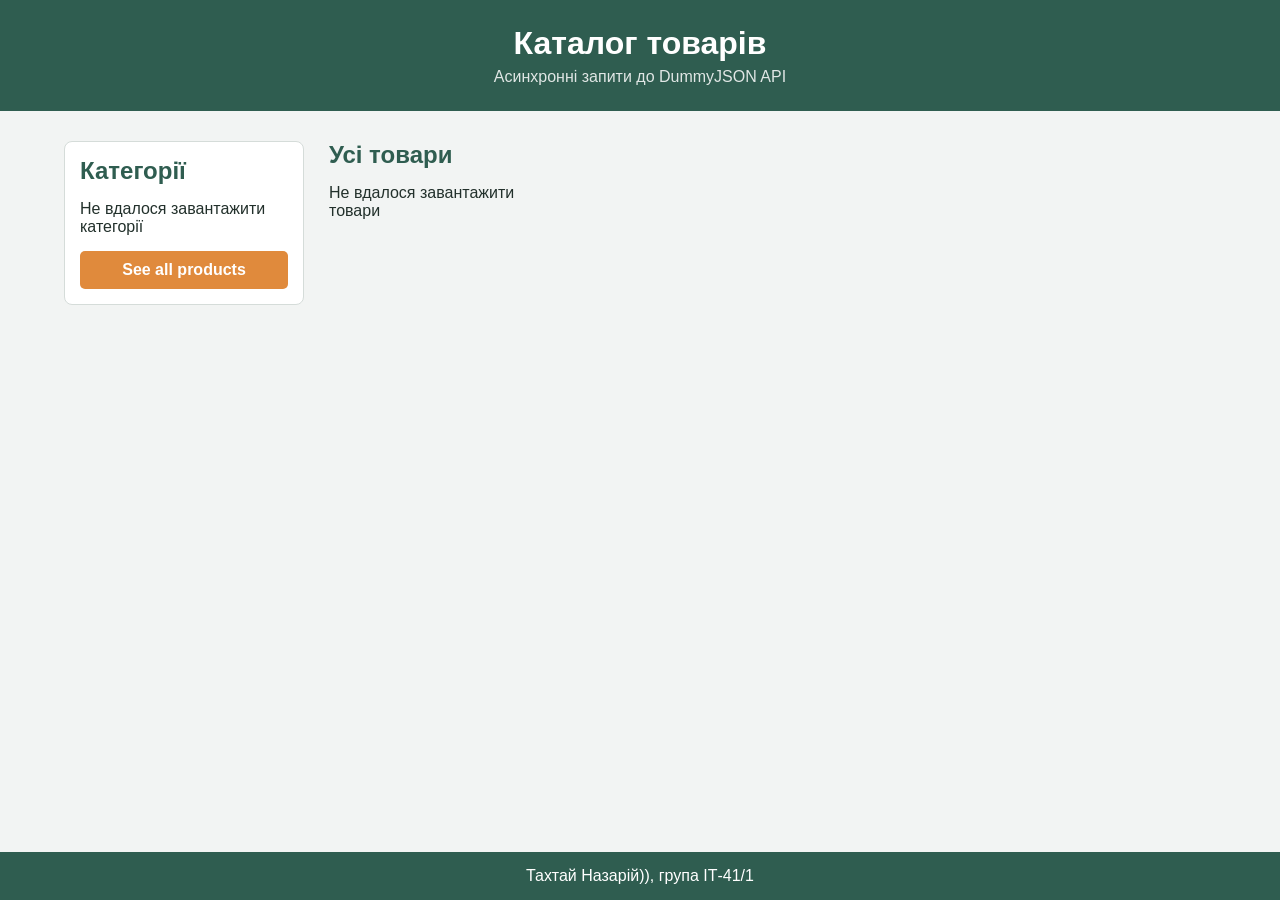
<file: laba 10/index.html>
<!DOCTYPE html>
<html lang="uk">
<head>
    <meta charset="UTF-8">
    <meta name="viewport" content="width=device-width, initial-scale=1.0">
    <title>Лабораторна робота №10</title>
    <link rel="stylesheet" href="style.css">
    <script src="index.js" defer></script>
</head>
<body>
    <header class="header">
        <h1>Каталог товарів</h1>
        <p>Асинхронні запити до DummyJSON API</p>
    </header>

    <main class="container">
        <aside class="sidebar">
            <h2>Категорії</h2>
            <ul id="categories" class="categories"></ul>
            <button id="see-all" class="see-all">See all products</button>
        </aside>

        <section class="content">
            <h2 id="title">Усі товари</h2>
            <div id="products" class="products"></div>
        </section>
    </main>

    <footer class="footer">
        <p>Тахтай Назарій)), група ІТ-41/1</p>
    </footer>
</body>
</html>
</file>
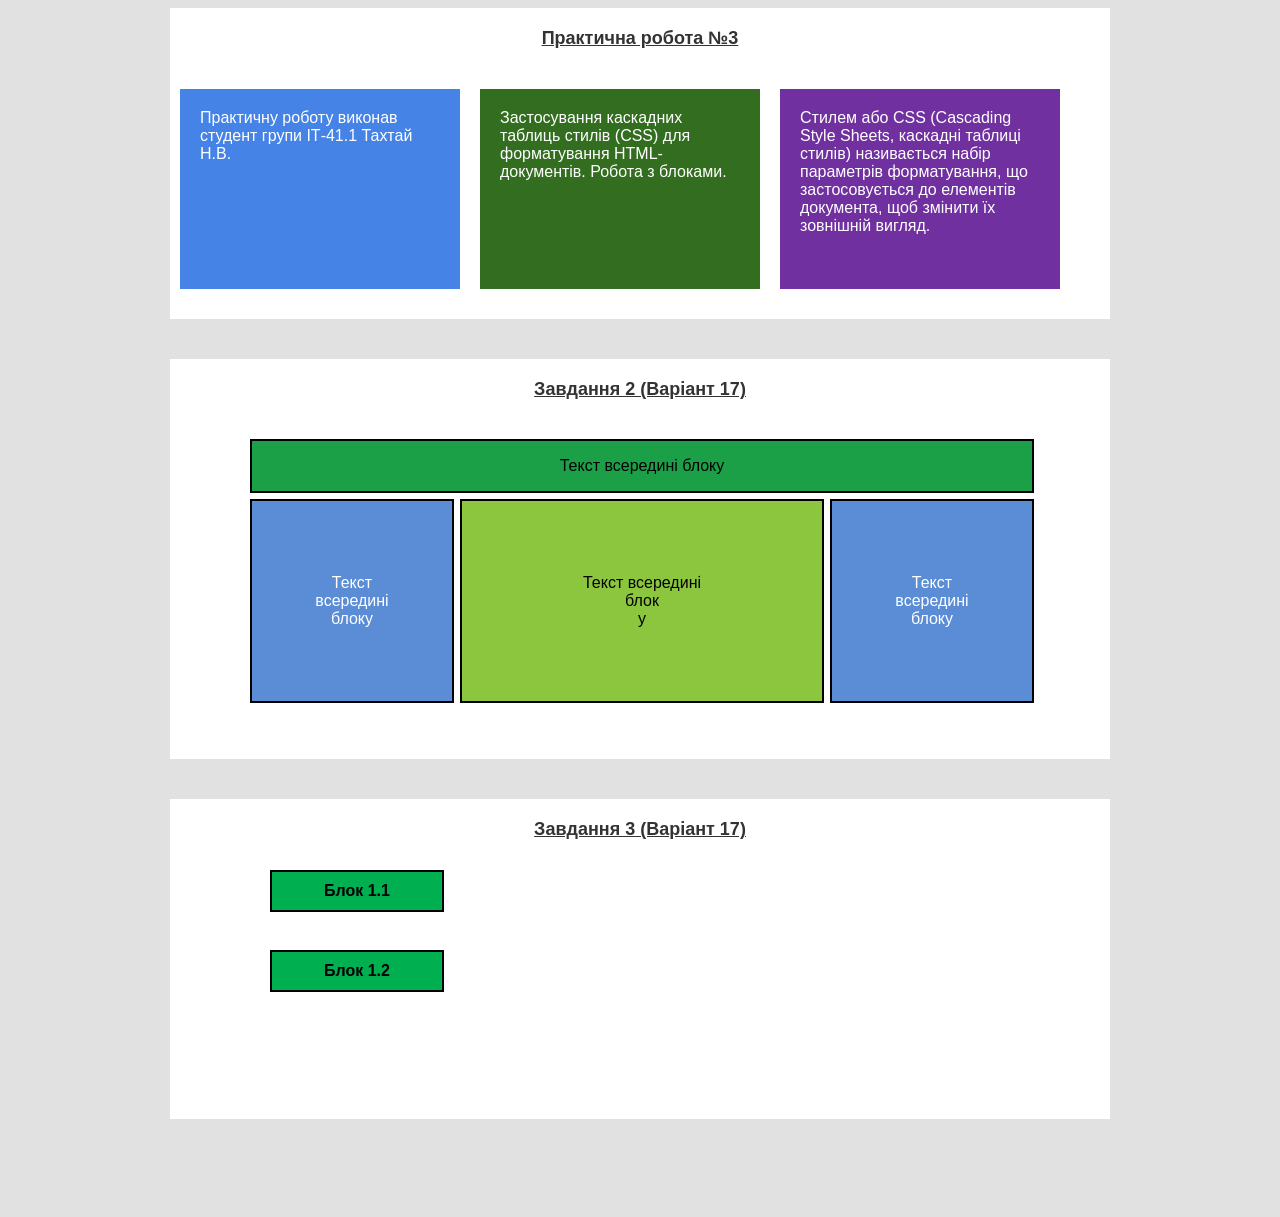
<file: Laba3/index.html>
<!DOCTYPE html>
<html lang="uk">
<head>
    <meta charset="utf-8">
    <title>Практична робота №3</title>
    <link type="text/css" href="style.css" rel="stylesheet">
</head>
<body>  

    <div class="wrapper">
        <div class="title">Практична робота №3</div>
        <div class="autor">Практичну роботу виконав студент групи ІТ-41.1 Тахтай Н.В.</div>
        <div class="topic">Застосування каскадних таблиць стилів (CSS) для форматування HTML-документів. Робота з блоками.</div>
        <div class="definition">Стилем або CSS (Cascading Style Sheets, каскадні таблиці стилів) називається набір параметрів форматування, що застосовується до елементів документа, щоб змінити їх зовнішній вигляд.</div>
        <div style="clear: both;"></div> 
    </div>

    <div class="wrapper task-wrapper" style="height: 380px;">
        <div class="title">Завдання 2 (Варіант 17)</div>
        
        <div class="t2-top">Текст всередині блоку</div>
        <div class="t2-left">Текст<br>всередині<br>блоку</div>
        <div class="t2-center">Текст всередині<br>блок<br>у</div>
        <div class="t2-right">Текст<br>всередині<br>блоку</div>
    </div>

    <div class="wrapper task-wrapper" style="height: 300px;">
        <div class="title">Завдання 3 (Варіант 17)</div>
        
        <div class="hover-group">
            <div class="trigger" id="trig1">Блок 1.1</div>
            <div class="target" id="targ1">Текст<br>всередині<br>Блоку 2.1</div>
        </div>

        <div class="hover-group" style="margin-top: 80px;">
            <div class="trigger" id="trig2">Блок 1.2</div>
            <div class="target" id="targ2">Текст<br>всередині<br>Блоку 2.2</div>
        </div>
    </div>

</body>
</html>
</file>
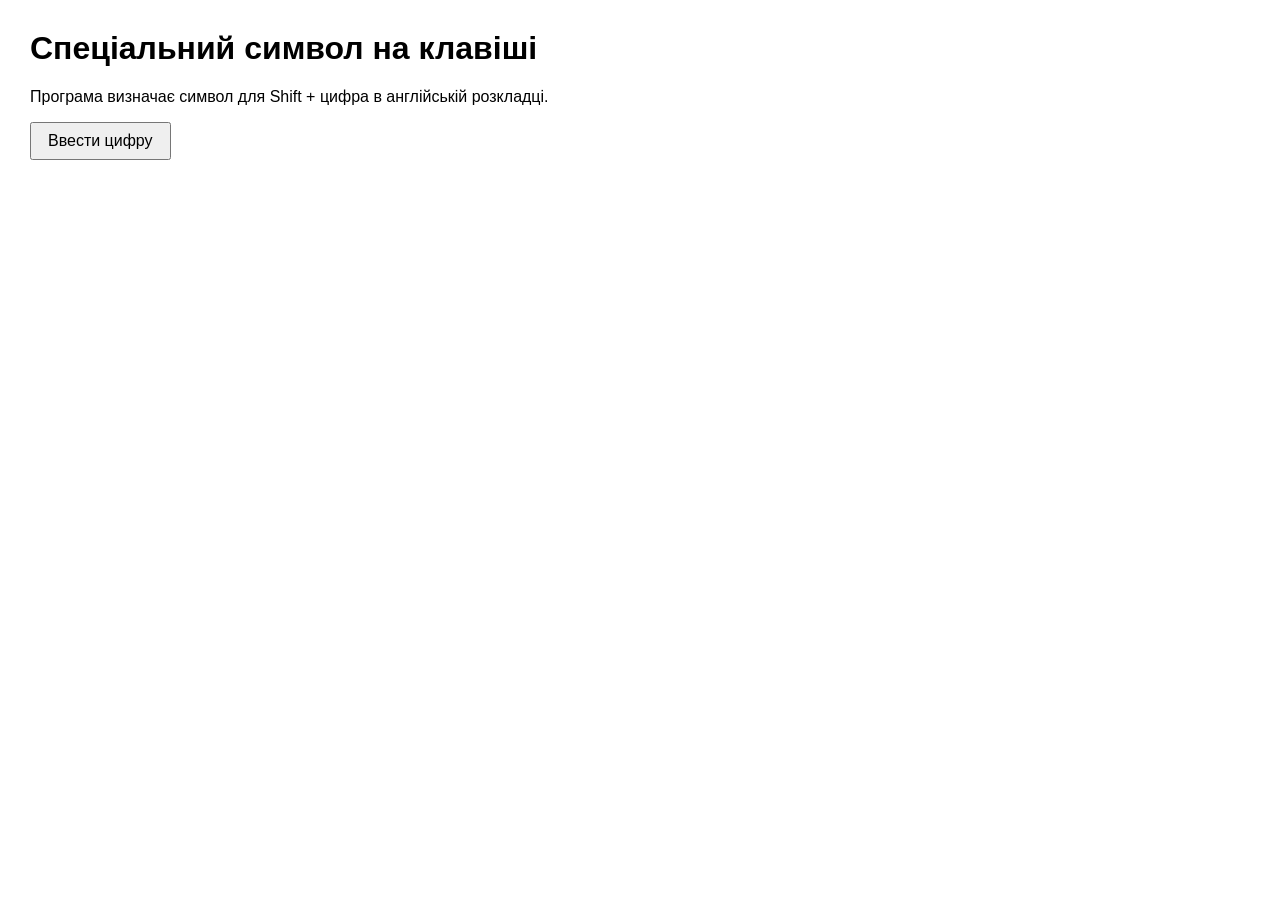
<file: Laba6/index.html>
<!DOCTYPE html>
<html lang="uk">
<head>
    <meta charset="UTF-8">
    <meta name="viewport" content="width=device-width, initial-scale=1.0">
    <title>Завдання 1 - Варіант 17</title>
    <link rel="stylesheet" href="style.css">
</head>
<body>
    <h1>Спеціальний символ на клавіші</h1>
    <p>Програма визначає символ для Shift + цифра в англійській розкладці.</p>

    <button type="button" onclick="showSymbol()">Ввести цифру</button>

    <script src="script.js"></script>
</body>
</html>
</file>
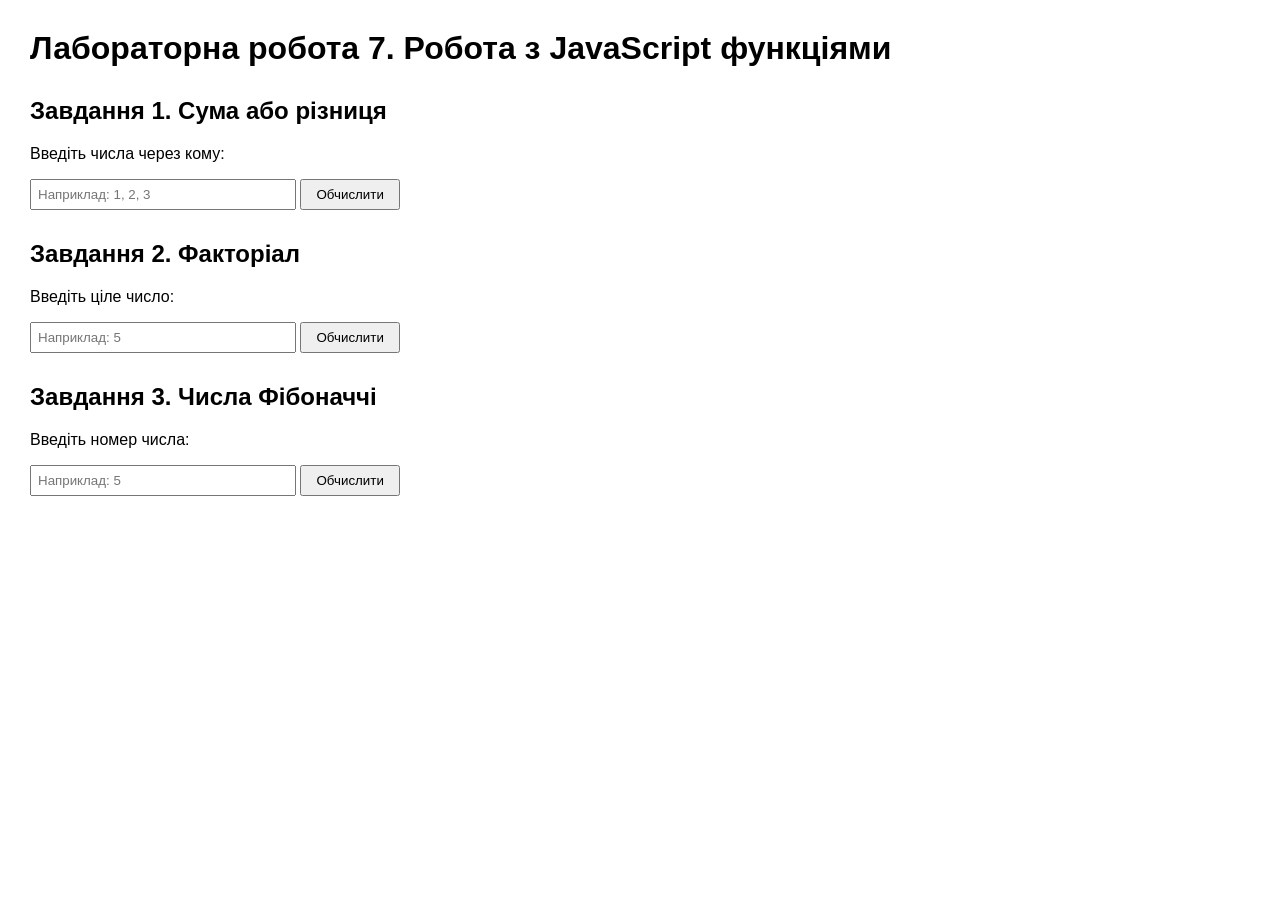
<file: laba7/index.html>
<!DOCTYPE html>
<html lang="uk">
<head>
    <meta charset="UTF-8">
    <title>Лабораторна робота №7</title>
    <link rel="stylesheet" href="style.css">
</head>
<body>
    <h1>Лабораторна робота 7. Робота з JavaScript функціями</h1>

    <h2>Завдання 1. Сума або різниця</h2>
    <p>Введіть числа через кому:</p>
    <input type="text" id="numbers" placeholder="Наприклад: 1, 2, 3">
    <button onclick="task1()">Обчислити</button>
    <p id="result1"></p>

    <h2>Завдання 2. Факторіал</h2>
    <p>Введіть ціле число:</p>
    <input type="number" id="factorialNumber" placeholder="Наприклад: 5">
    <button onclick="task2()">Обчислити</button>
    <p id="result2"></p>

    <h2>Завдання 3. Числа Фібоначчі</h2>
    <p>Введіть номер числа:</p>
    <input type="number" id="fibNumber" placeholder="Наприклад: 5">
    <button onclick="task3()">Обчислити</button>
    <p id="result3"></p>

    <script src="script.js"></script>
</body>
</html>
</file>
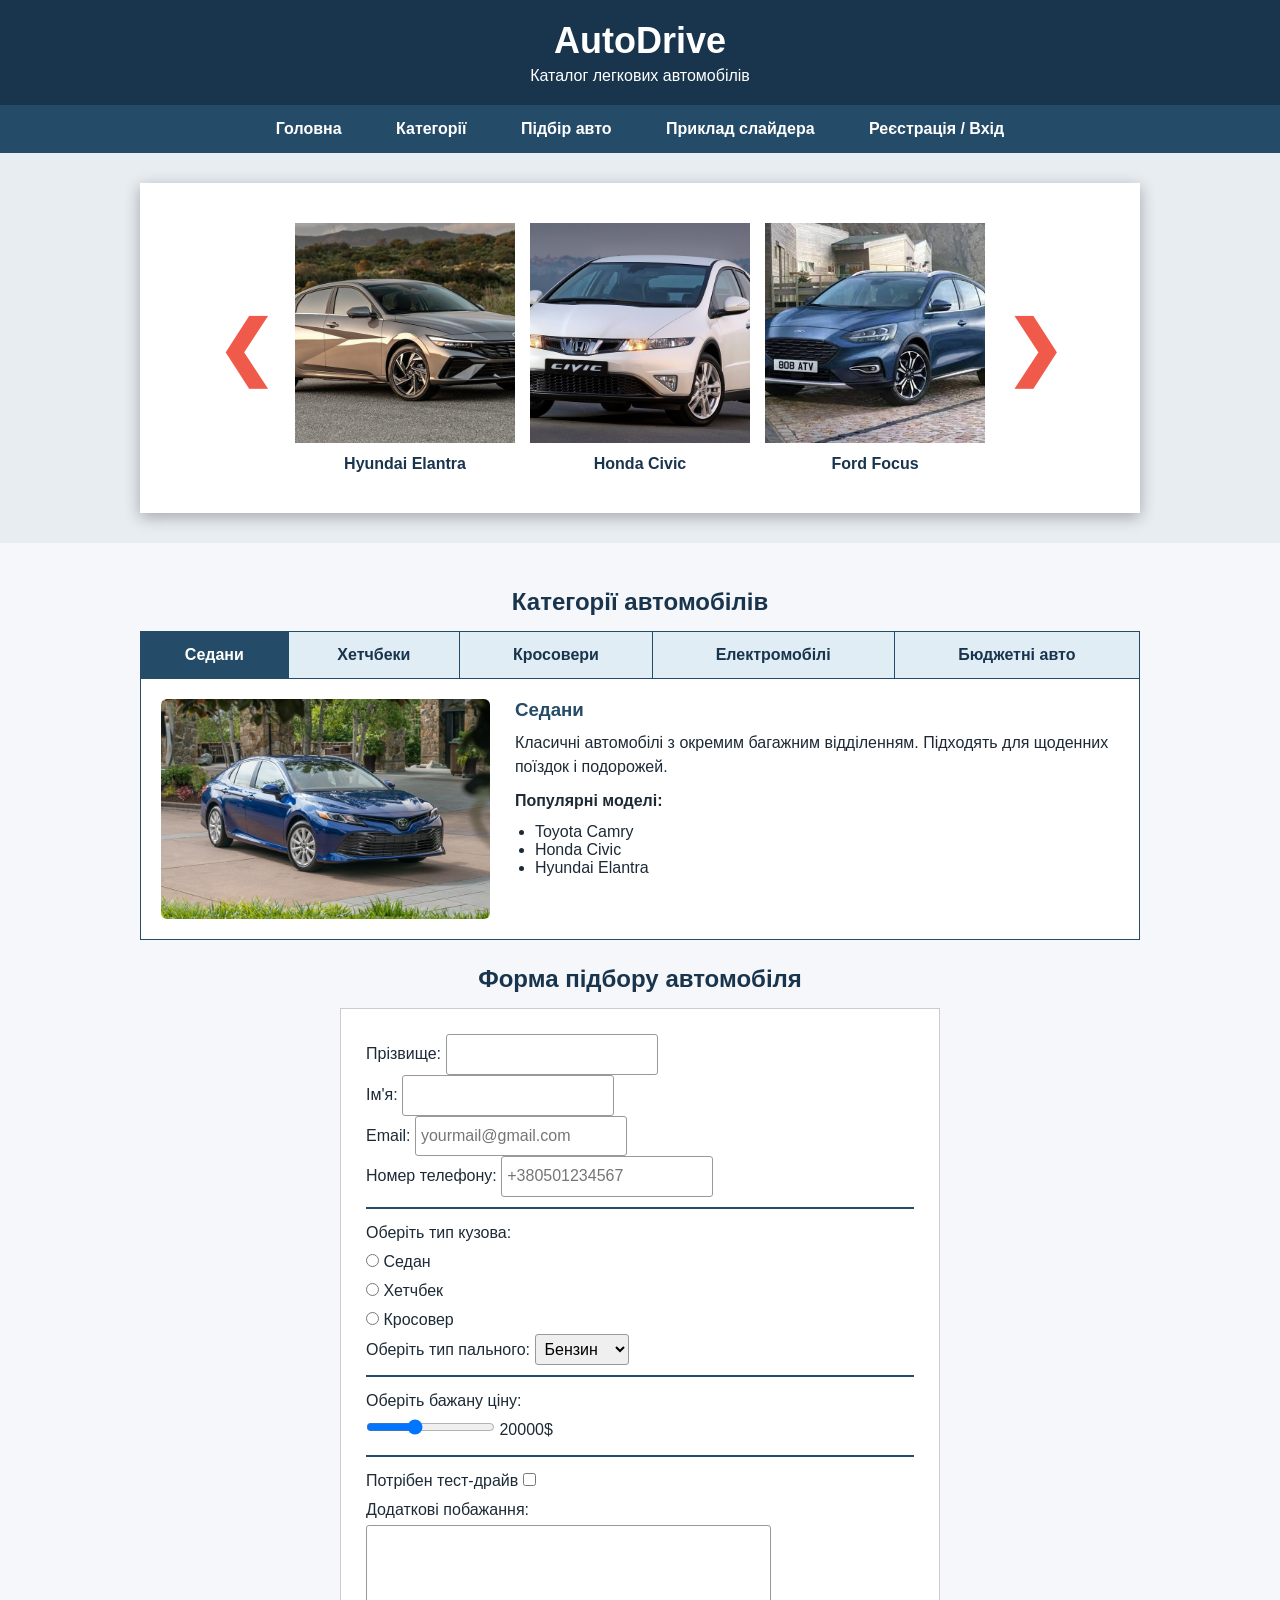
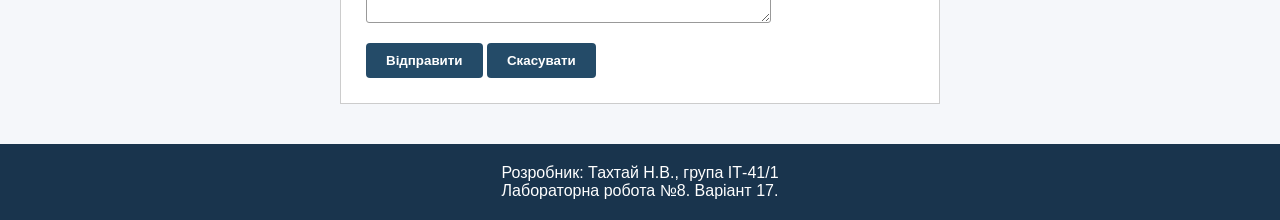
<file: laba8/index.html>
<!DOCTYPE html>
<html lang="uk">
<head>
    <meta charset="UTF-8">
    <meta name="viewport" content="width=device-width, initial-scale=1.0">
    <title>AutoDrive - Лабораторна робота №8</title>
    <link rel="stylesheet" href="style.css">
</head>
<body>

<!-- Header -->
<div class="header">
    <h1>AutoDrive</h1>
    <p>Каталог легкових автомобілів</p>
</div>

<!-- Menu -->
<div class="menu">
    <a href="index.html">Головна</a>
    <a href="#tabs">Категорії</a>
    <a href="#form">Підбір авто</a>
    <a href="slider-example.html">Приклад слайдера</a>
    <a href="auth.html">Реєстрація / Вхід</a>
</div>

<!-- Слайдер (варіант 17) -->
<div class="slider-wrap">
    <div class="slider">
        <span class="arrow" onclick="minusSlide()">&#10094;</span>
        <div id="slides" class="slides"></div>
        <span class="arrow" onclick="plusSlide()">&#10095;</span>
    </div>
</div>

<div class="content">

    <!-- Завдання 1. Таби -->
    <h2 id="tabs">Категорії автомобілів</h2>

    <table class="tabs">
        <tr>
            <td id="tab1" onclick="info_for_tab(1)">Седани</td>
            <td id="tab2" onclick="info_for_tab(2)">Хетчбеки</td>
            <td id="tab3" onclick="info_for_tab(3)">Кросовери</td>
            <td id="tab4" onclick="info_for_tab(4)">Електромобілі</td>
            <td id="tab5" onclick="info_for_tab(5)">Бюджетні авто</td>
        </tr>
    </table>

    <div id="tabContent" class="tab-content"></div>


    <!-- Завдання 4. Форма з елементами керування -->
    <h2 id="form">Форма підбору автомобіля</h2>

    <form name="form" class="car-form" onsubmit="return validate()">
        <p>Прізвище: <input type="text" name="surname" oninput="checkSurname()">
            <span id="surnamef" class="error"></span></p>

        <p>Ім'я: <input type="text" name="name" oninput="checkName()">
            <span id="namef" class="error"></span></p>

        <p>Email: <input type="text" name="email" placeholder="yourmail@gmail.com" oninput="checkEmail()">
            <span id="emailf" class="error"></span></p>

        <p>Номер телефону: <input type="text" name="phone" placeholder="+380501234567" oninput="checkPhone()">
            <span id="phonef" class="error"></span></p>

        <hr>

        <p>Оберіть тип кузова:</p>
        <label><input type="radio" name="body" value="Седан" onchange="checkBody()"> Седан</label><br>
        <label><input type="radio" name="body" value="Хетчбек" onchange="checkBody()"> Хетчбек</label><br>
        <label><input type="radio" name="body" value="Кросовер" onchange="checkBody()"> Кросовер</label><br>
        <span id="bodyf" class="error"></span>

        <p>Оберіть тип пального:
            <select name="fuel">
                <option>Бензин</option>
                <option>Дизель</option>
                <option>Гібрид</option>
                <option>Електро</option>
            </select>
        </p>

        <hr>

        <p>Оберіть бажану ціну:<br>
            <input type="range" name="price" min="3000" max="50000" step="500" value="20000"
                   oninput="document.getElementById('priceValue').innerHTML = this.value + '$'">
            <span id="priceValue">20000$</span>
        </p>

        <hr>

        <p>Потрібен тест-драйв <input type="checkbox" name="testdrive"></p>

        <p>Додаткові побажання:<br>
            <textarea name="comment" rows="3" cols="40"></textarea></p>

        <input type="submit" value="Відправити" class="btn">
        <input type="reset" value="Скасувати" class="btn" onclick="clearErrors()">

        <p id="formResult" class="success"></p>
    </form>

</div>

<!-- Footer -->
<div class="footer">
    <p>Розробник: Тахтай Н.В., група ІТ-41/1</p>
    <p>Лабораторна робота №8. Варіант 17.</p>
</div>

<script src="script.js"></script>
</body>
</html>
</file>
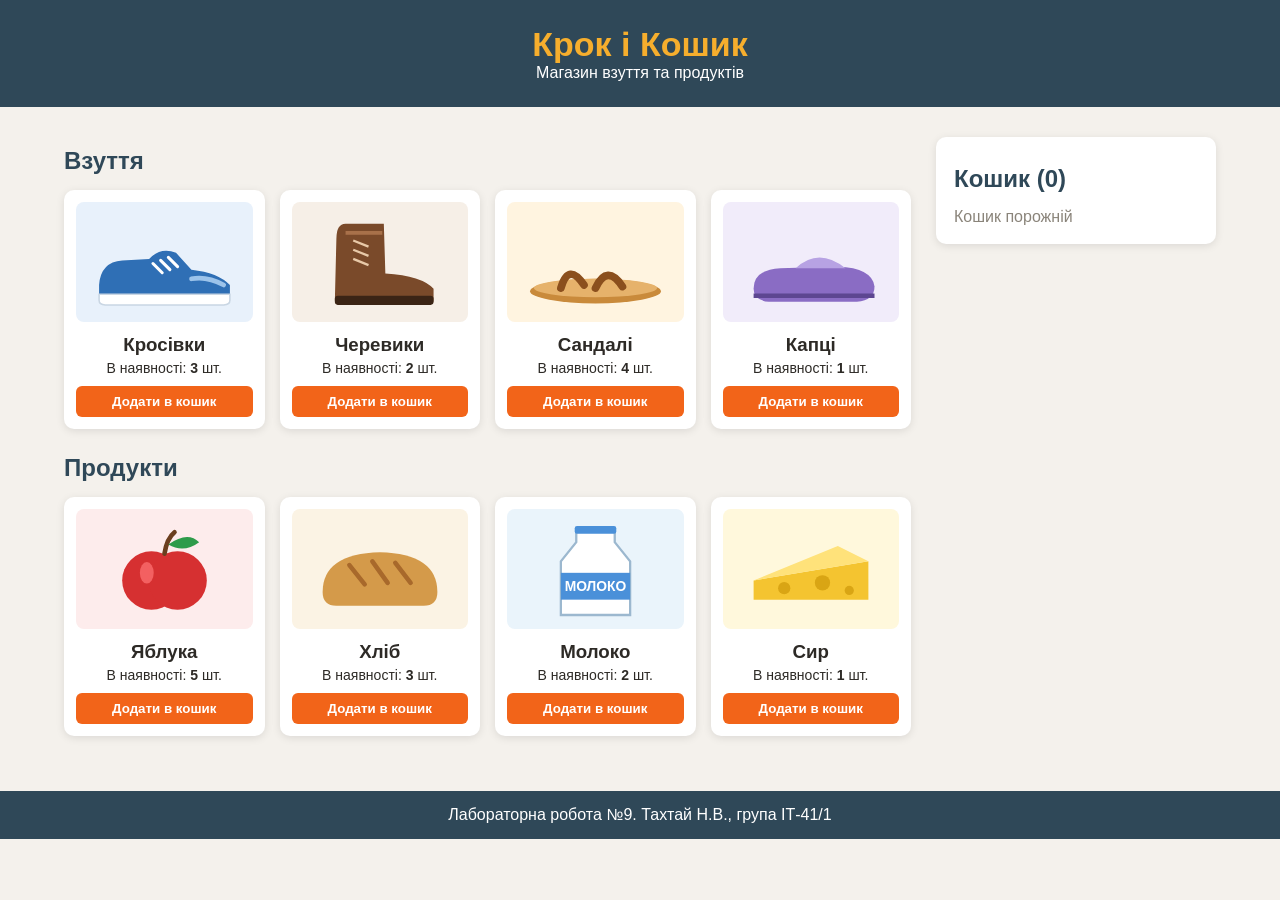
<file: laba9/index.html>
<!DOCTYPE html>
<html lang="uk">
<head>
    <meta charset="UTF-8">
    <meta name="viewport" content="width=device-width, initial-scale=1.0">
    <title>Лабораторна робота №9 - Кошик товарів</title>
    <link rel="stylesheet" href="style.css">
</head>
<body>

<header class="header">
    <h1>Крок і Кошик</h1>
    <p>Магазин взуття та продуктів</p>
</header>

<div class="page">

    <main class="shop">
        <p id="error" class="error"></p>

        <h2>Взуття</h2>
        <div id="shoes" class="cards"></div>

        <h2>Продукти</h2>
        <div id="groceries" class="cards"></div>
    </main>

    <aside class="basket">
        <h2>Кошик (<span id="basketCount">0</span>)</h2>
        <p id="emptyBasket">Кошик порожній</p>
        <ul id="basketList"></ul>
    </aside>

</div>

<footer class="footer">
    <p>Лабораторна робота №9. Тахтай Н.В., група ІТ-41/1</p>
</footer>

<script src="store.js"></script>
</body>
</html>
</file>
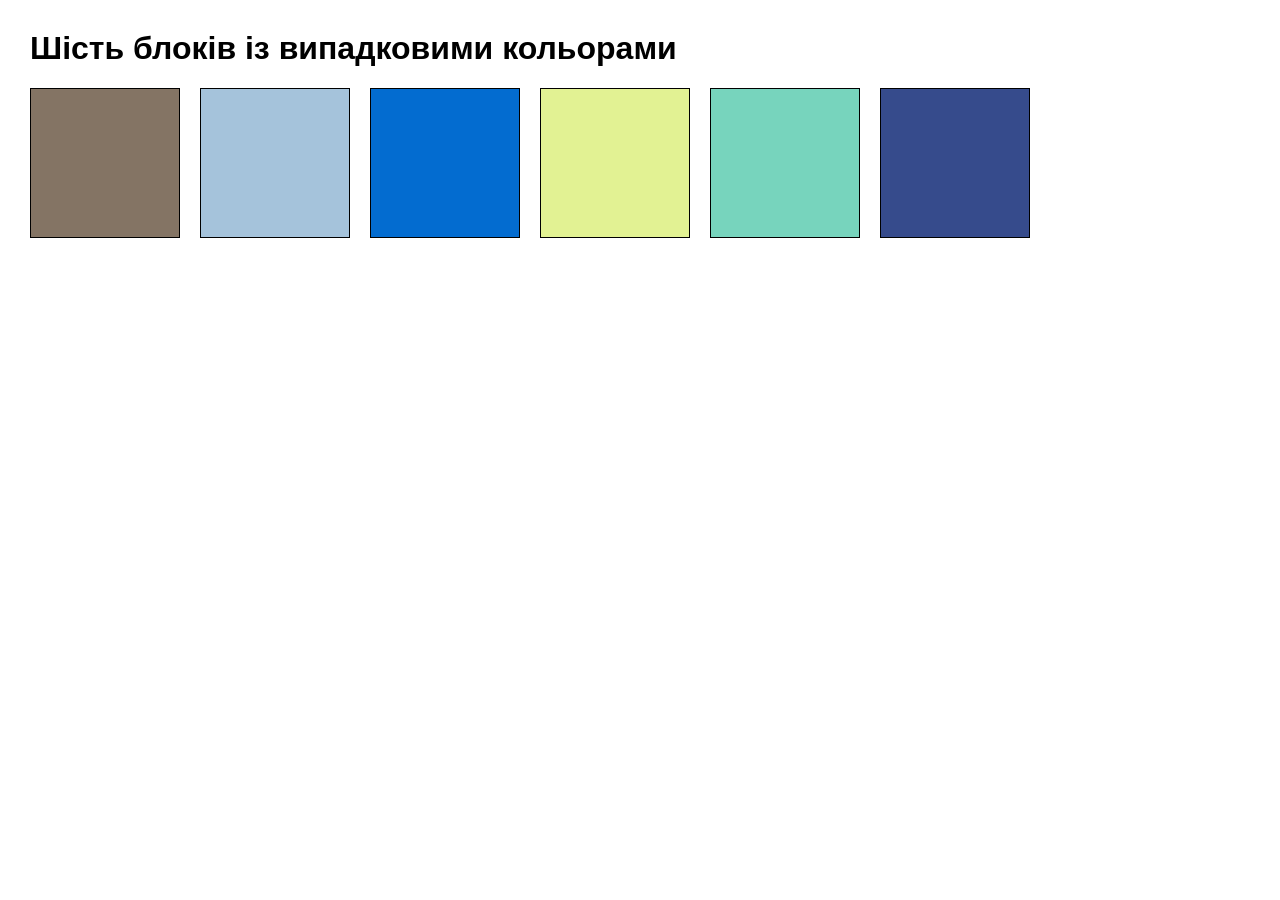
<file: Laba6/index2.html>
<!DOCTYPE html>
<html lang="uk">
<head>
    <meta charset="UTF-8">
    <meta name="viewport" content="width=device-width, initial-scale=1.0">
    <title>Завдання 2 - Варіант 17</title>
    <link rel="stylesheet" href="style2.css">
</head>
<body>
    <h1>Шість блоків із випадковими кольорами</h1>

    <script src="script2.js"></script>
</body>
</html>
</file>
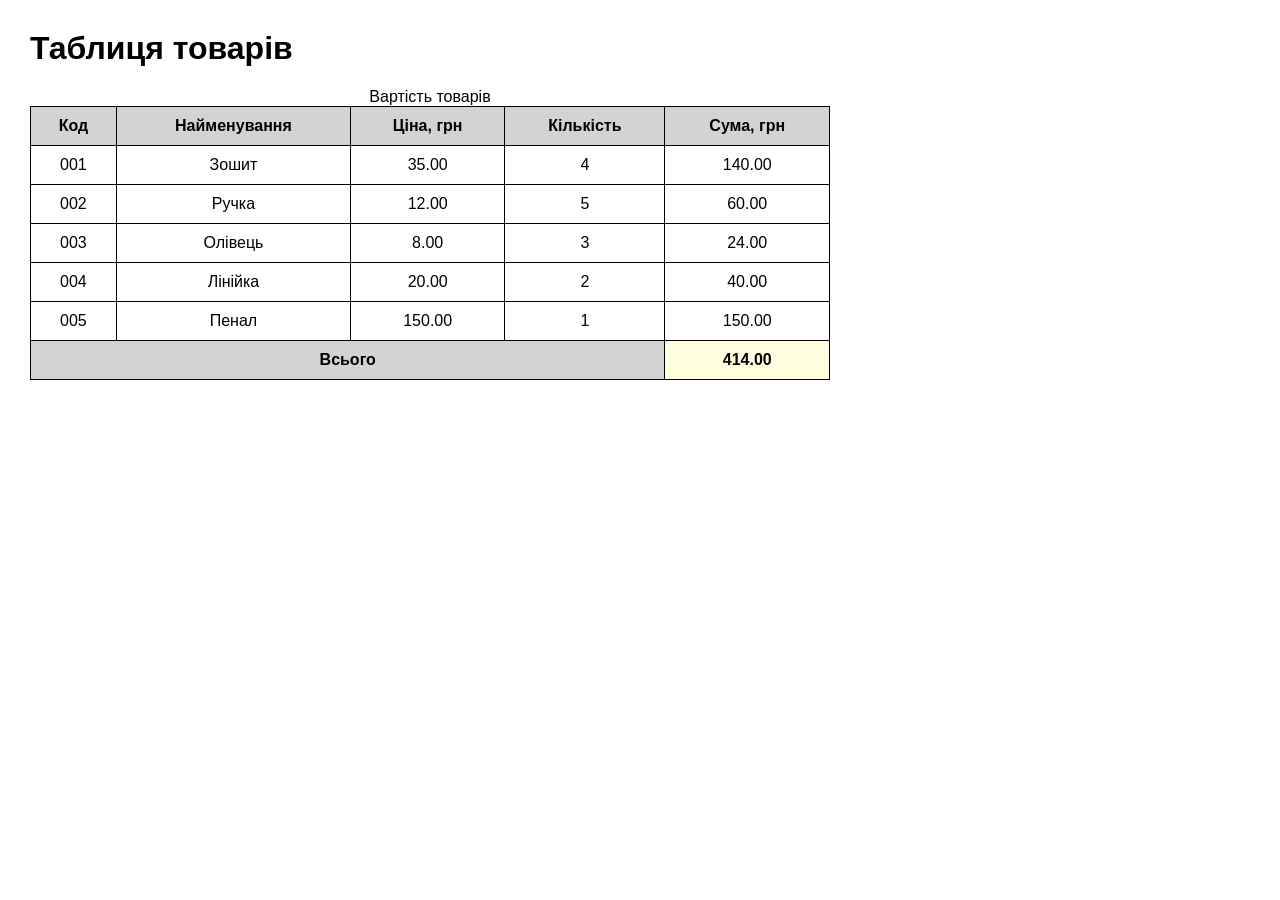
<file: Laba6/index3.html>
<!DOCTYPE html>
<html lang="uk">
<head>
    <meta charset="UTF-8">
    <meta name="viewport" content="width=device-width, initial-scale=1.0">
    <title>Завдання 3 - Варіант 17</title>
    <link rel="stylesheet" href="style3.css">
</head>
<body>
    <h1>Таблиця товарів</h1>

    <script src="script3.js"></script>
</body>
</html>
</file>
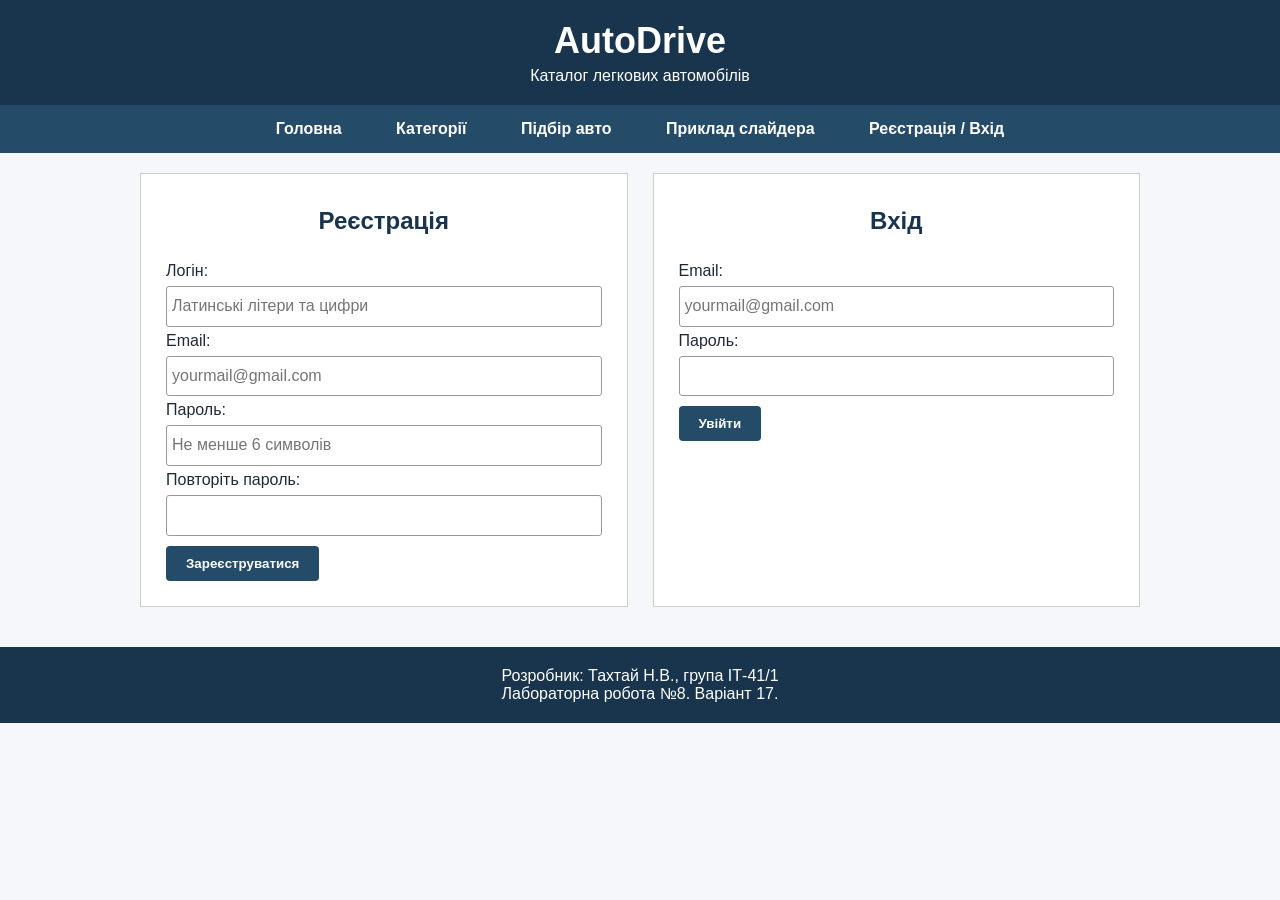
<file: laba8/auth.html>
<!DOCTYPE html>
<html lang="uk">
<head>
    <meta charset="UTF-8">
    <meta name="viewport" content="width=device-width, initial-scale=1.0">
    <title>AutoDrive - Реєстрація та вхід</title>
    <link rel="stylesheet" href="style.css">
</head>
<body>

<!-- Header -->
<div class="header">
    <h1>AutoDrive</h1>
    <p>Каталог легкових автомобілів</p>
</div>

<!-- Menu -->
<div class="menu">
    <a href="index.html">Головна</a>
    <a href="index.html#tabs">Категорії</a>
    <a href="index.html#form">Підбір авто</a>
     <a href="slider-example.html">Приклад слайдера</a>
    <a href="auth.html">Реєстрація / Вхід</a>
</div>

<div class="content">
    <div class="auth">

        <!-- Завдання 5. Форма реєстрації -->
        <form name="register" class="auth-form" onsubmit="return validateRegister()">
            <h2>Реєстрація</h2>

            <p>Логін:<br>
                <input type="text" id="login" placeholder="Латинські літери та цифри">
                <span id="loginf" class="error"></span></p>

            <p>Email:<br>
                <input type="text" id="regEmail" placeholder="yourmail@gmail.com">
                <span id="regEmailf" class="error"></span></p>

            <p>Пароль:<br>
                <input type="password" id="regPassword" placeholder="Не менше 6 символів">
                <span id="regPasswordf" class="error"></span></p>

            <p>Повторіть пароль:<br>
                <input type="password" id="regPassword2">
                <span id="regPassword2f" class="error"></span></p>

            <input type="submit" value="Зареєструватися" class="btn">
            <p id="registerResult" class="success"></p>
        </form>

        <!-- Завдання 5. Форма авторизації -->
        <form name="login" class="auth-form" onsubmit="return validateLogin()">
            <h2>Вхід</h2>

            <p>Email:<br>
                <input type="text" id="email" placeholder="yourmail@gmail.com">
                <span id="emailf" class="error"></span></p>

            <p>Пароль:<br>
                <input type="password" id="password">
                <span id="passwordf" class="error"></span></p>

            <input type="submit" value="Увійти" class="btn">
            <p id="loginResult" class="success"></p>
        </form>

    </div>
</div>

<!-- Footer -->
<div class="footer">
    <p>Розробник: Тахтай Н.В., група ІТ-41/1</p>
    <p>Лабораторна робота №8. Варіант 17.</p>
</div>

<script src="auth.js"></script>
</body>
</html>
</file>
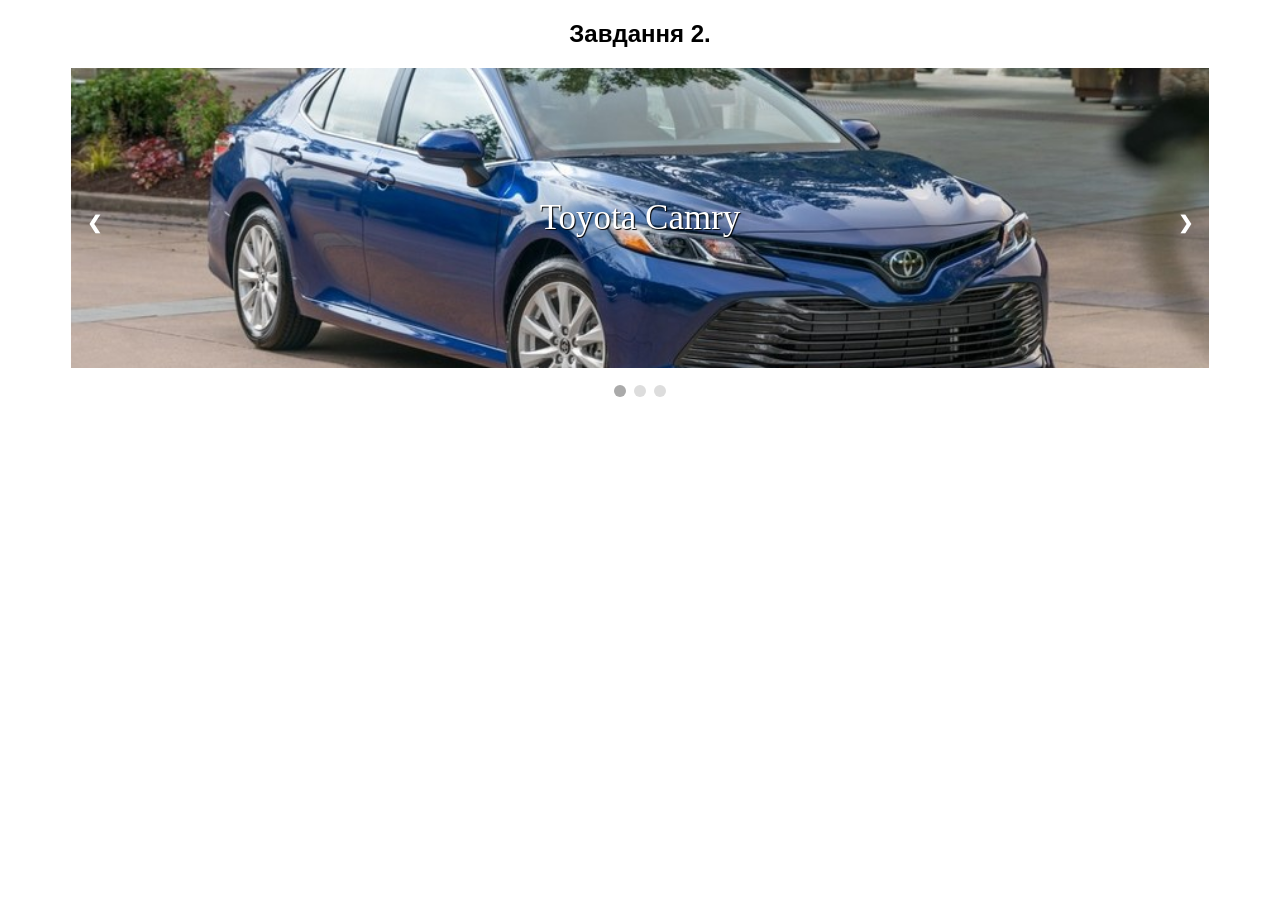
<file: laba8/slider-example.html>
<!DOCTYPE html>
<html lang="uk">
<head>
<meta charset="UTF-8">
<title>Slider2</title>
<style>

.slider{
    max-width: 90%;
    position: relative;
    margin: auto;
    height: 300px;
    margin-bottom: 15px;
}

.slider .item img {
    object-fit: cover;
    width: 100%;
    height: 300px;
    border: none !important;
    box-shadow: none !important;
}

.slider .prev, .slider .next {
    cursor: pointer;
    position: absolute;
    top: 0;
    top: 50%;
    width: auto;
    margin-top: -22px;
    padding: 16px;
    color: white;
    font-weight: bold;
    font-size: 18px;
    transition: 0.6s ease;
    border-radius: 0 3px 3px 0;
}
.slider .next {
    right: 0;
    border-radius: 3px 0 0 3px;
}

.slider .prev:hover,
.slider .next:hover {
    background-color: rgba(0, 0, 0, 0.8);
}
/* Заголовок слайда */
.slideText {
    position: absolute;
    color: #fff;
    font-size: 35px;
   
    left: 50%;
    top: 50%;
    transform: translate(-50%, -50%);
  
    text-shadow: 1px 1px 1px #000, 0 0 1em #000;
}
.slider-dots {
    text-align: center;
}
.slider-dots_item{
    cursor: pointer;
    height: 12px;
    width: 12px;
    margin: 0 2px;
    background-color: #ddd;
    border-radius: 50%;
    display: inline-block;
    transition: background-color 0.6s ease;
}
.active,
.slider-dots_item:hover {
    background-color: #aaa;
}

.slider .item {
    -webkit-animation-name: fade;
    -webkit-animation-duration: 1.5s;
    animation-name: fade;
    animation-duration: 1.5s;
}
@-webkit-keyframes fade {
    from {
        opacity: .4
    }
    to {
        opacity: 1
    }
}
@keyframes fade {
    from {
        opacity: .4
    }
    to {
        opacity: 1
    }
}
</style>
</head>
<body>
<h2 style="text-align:center;font-family:Arial">Завдання 2. </h2>
<div class="slider">
    <div class="item">
        <img src="images/camry.jpg" alt="Перший слайд">
        <div class="slideText">Toyota Camry</div>
    </div>
    <div class="item">
        <img src="images/civic.jpg" alt="Другий слайд">
        <div class="slideText">Honda Civic</div>
    </div>
    <div class="item">
        <img src="images/elantra.jpg" alt="Третій слайд">
        <div class="slideText">Hyundai Elantra</div>
    </div>
    <a class="prev" onclick="minusSlide()">&#10094;</a>
    <a class="next" onclick="plusSlide()">&#10095;</a>
</div>
<div class="slider-dots">
    <span class="slider-dots_item" onclick="currentSlide(1)"></span>
    <span class="slider-dots_item" onclick="currentSlide(2)"></span>
    <span class="slider-dots_item" onclick="currentSlide(3)"></span>
</div>
<script>
/* Індекс слайда за замовчуванням */
var slideIndex = 1;
showSlides(slideIndex);
/* Функція збільшує індекс на 1, відображає наступний слайд */
function plusSlide() {
    showSlides(slideIndex += 1);
}
/* Функція зменшує індекс на 1, відображає попередній слайд*/
function minusSlide() {
    showSlides(slideIndex -= 1); 
}
/* Функція встановлює поточний  слайд */
function currentSlide(n) {
    showSlides(slideIndex = n);
}
/* Основна функція слайдера */
function showSlides(n) {
    let i;
    let slides = document.getElementsByClassName("item");
    let dots = document.getElementsByClassName("slider-dots_item");
    if (n > slides.length) {
      slideIndex = 1
    }
    if (n < 1) {
        slideIndex = slides.length
    }
    for (i = 0; i < slides.length; i++) {
        slides[i].style.display = "none";
    }
    for (i = 0; i < dots.length; i++) {
        dots[i].className = dots[i].className.replace(" active", "");
    }
    slides[slideIndex - 1].style.display = "block";
    dots[slideIndex - 1].className += " active";
}
</script>
</body>
</html>
</file>
<file: laba 10/style.css>
* {
    margin: 0;
    padding: 0;
    box-sizing: border-box;
}

body {
    font-family: Arial, sans-serif;
    background-color: #f2f4f3;
    color: #22302b;
    min-height: 100vh;
    display: flex;
    flex-direction: column;
}

.header {
    background-color: #2f5d50;
    color: white;
    text-align: center;
    padding: 25px 10px;
}

.header p {
    margin-top: 6px;
    opacity: .85;
}

.container {
    flex: 1;
    width: 90%;
    max-width: 1200px;
    margin: 30px auto;
    display: grid;
    grid-template-columns: 240px 1fr;
    gap: 25px;
    align-items: start;
}

.sidebar {
    background-color: white;
    border: 1px solid #d5dcd9;
    border-radius: 8px;
    padding: 15px;
}

.sidebar h2,
.content h2 {
    color: #2f5d50;
    margin-bottom: 15px;
}

.categories {
    list-style: none;
    max-height: 520px;
    overflow-y: auto;
}

.categories li {
    padding: 8px 10px;
    border-radius: 5px;
    cursor: pointer;
}

.categories li:hover {
    background-color: #e3ece8;
}

.categories li.active {
    background-color: #2f5d50;
    color: white;
}

.see-all {
    width: 100%;
    margin-top: 15px;
    padding: 10px;
    background-color: #e08a3c;
    color: white;
    border: none;
    border-radius: 5px;
    font-size: 16px;
    font-weight: bold;
    cursor: pointer;
}

.see-all:hover {
    background-color: #c97528;
}

.products {
    display: grid;
    grid-template-columns: repeat(auto-fill, minmax(200px, 1fr));
    gap: 20px;
}

.card {
    background-color: white;
    border: 1px solid #d5dcd9;
    border-radius: 8px;
    padding: 12px;
    text-align: center;
    cursor: pointer;
}

.card:hover {
    box-shadow: 0 4px 10px rgba(0, 0, 0, .12);
}

.card img {
    width: 100%;
    height: 160px;
    object-fit: contain;
}

.card h3 {
    font-size: 16px;
    margin: 10px 0 6px;
}

.rating {
    color: #6b7a74;
    font-size: 14px;
}

.price {
    color: #e08a3c;
    font-size: 20px;
    font-weight: bold;
    margin-top: 6px;
}

.details {
    grid-column: 1 / -1;
    display: grid;
    grid-template-columns: 1fr 1fr;
    gap: 25px;
    background-color: white;
    border: 1px solid #d5dcd9;
    border-radius: 8px;
    padding: 20px;
}

.details img {
    width: 100%;
    max-height: 380px;
    object-fit: contain;
}

.details p {
    margin-bottom: 10px;
    line-height: 1.5;
}

.footer {
    background-color: #2f5d50;
    color: white;
    text-align: center;
    padding: 15px;
}

@media (max-width: 700px) {
    .container,
    .details {
        grid-template-columns: 1fr;
    }
}
</file>
<file: Laba3/style.css>
/*  1 ЗАВДАННЯ  */
body {
    background-color: #e1e1e1;
    font-family: Arial, sans-serif;
    padding-bottom: 50px;
}

.wrapper { 
    width: 940px; 
    margin: 0 auto; 
    margin-bottom: 40px; 
    background-color: #ffffff;
    padding-bottom: 20px;
    position: relative;
}

.title {
    text-align: center;
    text-decoration: underline; 
    font-weight: 600;
    font-size: 18px; 
    color: #333333;
    padding-top: 20px;
    padding-bottom: 30px;
}

.autor, .topic, .definition { 
    float: left; 
    padding: 20px; 
    margin: 10px; 
    height: 200px; 
    width: 280px; 
    box-sizing: border-box; 
}

.autor { background-color: #4583e6; color: #ffffff; }
.topic { background-color: #336e20; color: #ffffff; }
.definition { background-color: #7030a0; color: #ffffff; }

/* СТИЛІ ДЛЯ ЗАВДАННЯ 2*/
.t2-top, .t2-left, .t2-center, .t2-right {
    position: absolute; 
    border: 2px solid black;
    text-align: center;
    display: flex;
    align-items: center;
    justify-content: center;
}

.t2-top {
    top: 80px; left: 80px; 
    width: 780px; height: 50px;
    background-color: #1ba048; 
}
.t2-left {
    top: 140px; left: 80px; 
    width: 200px; height: 200px;
    background-color: #5b8cd6; 
    color: white;
}
.t2-center {
    top: 140px; left: 290px; 
    width: 360px; height: 200px;
    background-color: #8cc63f; 
}
.t2-right {
    top: 140px; left: 660px; 
    width: 200px; height: 200px;
    background-color: #5b8cd6; 
    color: white;
}

/*СТИЛІ ДЛЯ ЗАВДАННЯ 3 */
.hover-group {
    position: relative;
    margin-left: 100px;
}

.trigger {
    position: absolute;
    top: 0; left: 0;
    width: 150px;
    padding: 10px;
    background-color: #00b050;
    border: 2px solid black;
    text-align: center;
    cursor: pointer;
    font-weight: bold;
    z-index: 2;
}

.target {
    position: absolute;
    top: 0; left: 180px; 
    width: 250px;
    height: 150px;
    background-color: #5b8cd6;
    color: white;
    border: 2px solid #666;
    display: none; 
    align-items: center;
    justify-content: center;
    text-align: center;
    z-index: 1;
}

.trigger:hover + .target { display: flex; }
.target:hover { display: flex; }
</file>
<file: Laba6/style.css>
body {
    font-family: Arial, sans-serif;
    margin: 30px;
}

button {
    padding: 8px 16px;
    font: inherit;
    cursor: pointer;
}
</file>
<file: laba7/style.css>
body {
    font-family: Arial, sans-serif;
    margin: 30px;
}

h2 {
    margin-top: 30px;
}

input {
    padding: 6px;
    width: 250px;
}

button {
    padding: 6px 14px;
    cursor: pointer;
}

p[id^="result"] {
    font-weight: bold;
}
</file>
<file: laba8/style.css>
* {
    margin: 0;
    padding: 0;
    box-sizing: border-box;
}

body {
    font-family: Arial, sans-serif;
    background-color: #f5f7fa;
    color: #1d2a36;
}

/* ---------- Header ---------- */
.header {
    background-color: #19344d;
    color: white;
    text-align: center;
    padding: 20px;
}

.header h1 {
    font-size: 36px;
    margin-bottom: 5px;
}

/* ---------- Menu ---------- */
.menu {
    background-color: #244b68;
    text-align: center;
}

.menu a {
    display: inline-block;
    padding: 15px 25px;
    color: white;
    font-weight: bold;
    text-decoration: none;
}

.menu a:hover {
    background-color: #397da3;
}

/* ---------- Слайдер (варіант 17) ---------- */
.slider-wrap {
    width: 100%;
    padding: 30px 0;
    background-color: #e8edf2;
}

.slider {
    display: flex;
    align-items: center;
    justify-content: center;
    gap: 20px;
    width: 90%;
    max-width: 1000px;
    margin: 0 auto;
    padding: 40px 20px;
    background-color: white;
    box-shadow: 0 4px 15px rgba(0, 0, 0, 0.3);
}

.slides {
    display: flex;
    gap: 15px;
}

.slides .item {
    text-align: center;
    animation: fade 0.8s;
}

.slides .item img {
    width: 220px;
    height: 220px;
    object-fit: cover;
}

.slides .item p {
    margin-top: 8px;
    font-weight: bold;
    color: #19344d;
}

/* Червоні стрілки */
.arrow {
    font-size: 70px;
    font-weight: bold;
    color: #f05a4a;
    cursor: pointer;
    user-select: none;
    transition: 0.3s;
}

.arrow:hover {
    color: #c0392b;
}

@keyframes fade {
    from { opacity: 0.4; }
    to   { opacity: 1; }
}

/* ---------- Content ---------- */
.content {
    width: 90%;
    max-width: 1000px;
    margin: 0 auto;
    padding: 20px 0 40px;
}

.content h2 {
    text-align: center;
    margin: 25px 0 15px;
    color: #19344d;
}

/* ---------- Таби ---------- */
.tabs {
    width: 100%;
    border-collapse: collapse;
}

.tabs td {
    padding: 14px;
    text-align: center;
    font-weight: bold;
    border: 1px solid #244b68;
    cursor: pointer;
    background-color: #e1edf5;
    color: #19344d;
}

.tabs td:hover {
    text-decoration: underline;
}

.tab-content {
    display: flex;
    gap: 25px;
    padding: 20px;
    background-color: white;
    border: 1px solid #244b68;
    border-top: none;
}

.tab-content img {
    width: 350px;
    height: 220px;
    object-fit: cover;
    border-radius: 6px;
}

.tab-content h3 {
    color: #244b68;
    margin-bottom: 10px;
}

.tab-content p {
    margin-bottom: 10px;
    line-height: 1.5;
}

.tab-content ul {
    margin-left: 20px;
}

/* ---------- Форми ---------- */
.car-form,
.auth-form {
    background-color: white;
    border: 1px solid #cccccc;
    padding: 25px;
    line-height: 1.8;
}

.car-form {
    max-width: 600px;
    margin: 0 auto;
}

.car-form hr {
    border: 1px solid #244b68;
    margin: 10px 0;
}

input[type="text"],
input[type="password"],
select,
textarea {
    padding: 5px;
    border: 1px solid #999999;
    border-radius: 3px;
    font: inherit;
}

.auth input[type="text"],
.auth input[type="password"] {
    width: 100%;
}

.btn {
    padding: 10px 20px;
    margin-top: 10px;
    background-color: #244b68;
    color: white;
    border: none;
    border-radius: 4px;
    font-weight: bold;
    cursor: pointer;
}

.btn:hover {
    background-color: #397da3;
}

.error {
    display: block;
    color: #c0392b;
    font-size: 14px;
    line-height: 1.3;
}

.success {
    color: #1c7a43;
    font-weight: bold;
}

.auth {
    display: grid;
    grid-template-columns: 1fr 1fr;
    gap: 25px;
}

.auth-form h2 {
    margin-top: 0;
}

/* ---------- Footer ---------- */
.footer {
    background-color: #19344d;
    color: white;
    text-align: center;
    padding: 20px;
}

/* ---------- Адаптивність ---------- */
@media (max-width: 800px) {
    .slides .item img {
        width: 120px;
        height: 120px;
    }

    .tab-content,
    .auth {
        display: block;
    }

    .tab-content img {
        width: 100%;
    }
}
</file>
<file: laba9/style.css>
* {
    margin: 0;
    padding: 0;
    box-sizing: border-box;
}

body {
    font-family: Arial, sans-serif;
    background-color: #f4f1ec;
    color: #2d2a26;
}

.header {
    background-color: #2f4858;
    color: white;
    text-align: center;
    padding: 25px;
}

.header h1 {
    font-size: 34px;
    color: #f6ae2d;
}

.page {
    display: flex;
    gap: 25px;
    width: 90%;
    max-width: 1200px;
    margin: 30px auto;
    align-items: flex-start;
}

.shop {
    flex: 1;
}

h2 {
    margin: 10px 0 15px;
    color: #2f4858;
}

.cards {
    display: grid;
    grid-template-columns: repeat(4, 1fr);
    gap: 15px;
    margin-bottom: 25px;
}

.card {
    background-color: white;
    border-radius: 10px;
    padding: 12px;
    text-align: center;
    box-shadow: 0 2px 8px rgba(0, 0, 0, 0.1);
}

.card img {
    width: 100%;
    height: 120px;
    object-fit: cover;
    border-radius: 8px;
}

.card h3 {
    margin: 8px 0 4px;
}

.card p {
    font-size: 14px;
    margin-bottom: 10px;
}

.card button {
    width: 100%;
    padding: 8px;
    border: none;
    border-radius: 6px;
    background-color: #f26419;
    color: white;
    font-weight: bold;
    cursor: pointer;
}

.card button:hover {
    background-color: #d4520f;
}

.card button:disabled {
    background-color: #b8b2a7;
    cursor: default;
}

.basket {
    width: 280px;
    background-color: white;
    border-radius: 10px;
    padding: 18px;
    box-shadow: 0 2px 8px rgba(0, 0, 0, 0.1);
    position: sticky;
    top: 15px;
}

.basket ul {
    list-style: none;
}

.basket li {
    padding: 7px 0;
    border-bottom: 1px solid #eee;
}

.basket li span {
    display: inline-block;
    width: 75px;
    color: #f26419;
    font-weight: bold;
}

#emptyBasket {
    color: #8a847a;
}

.error {
    color: #c0392b;
    font-weight: bold;
}

.footer {
    background-color: #2f4858;
    color: white;
    text-align: center;
    padding: 15px;
}

@media (max-width: 900px) {
    .page {
        flex-direction: column;
    }

    .cards {
        grid-template-columns: repeat(2, 1fr);
    }

    .basket {
        width: 100%;
    }
}
</file>
<file: Laba6/style2.css>
body {
    font-family: Arial, sans-serif;
    margin: 30px;
}

.blocks {
    display: flex;
    flex-wrap: wrap;
    gap: 20px;
}

.block {
    box-sizing: border-box;
    width: 150px;
    height: 150px;
    border: 1px solid black;
}
</file>
<file: Laba6/style3.css>
body {
    font-family: Arial, sans-serif;
    margin: 30px;
}

table {
    border-collapse: collapse;
    width: 100%;
    max-width: 800px;
}

th,
td {
    border: 1px solid black;
    padding: 10px;
    text-align: center;
}

th {
    background-color: lightgray;
}

tfoot {
    background-color: lightyellow;
    font-weight: bold;
}
</file>
